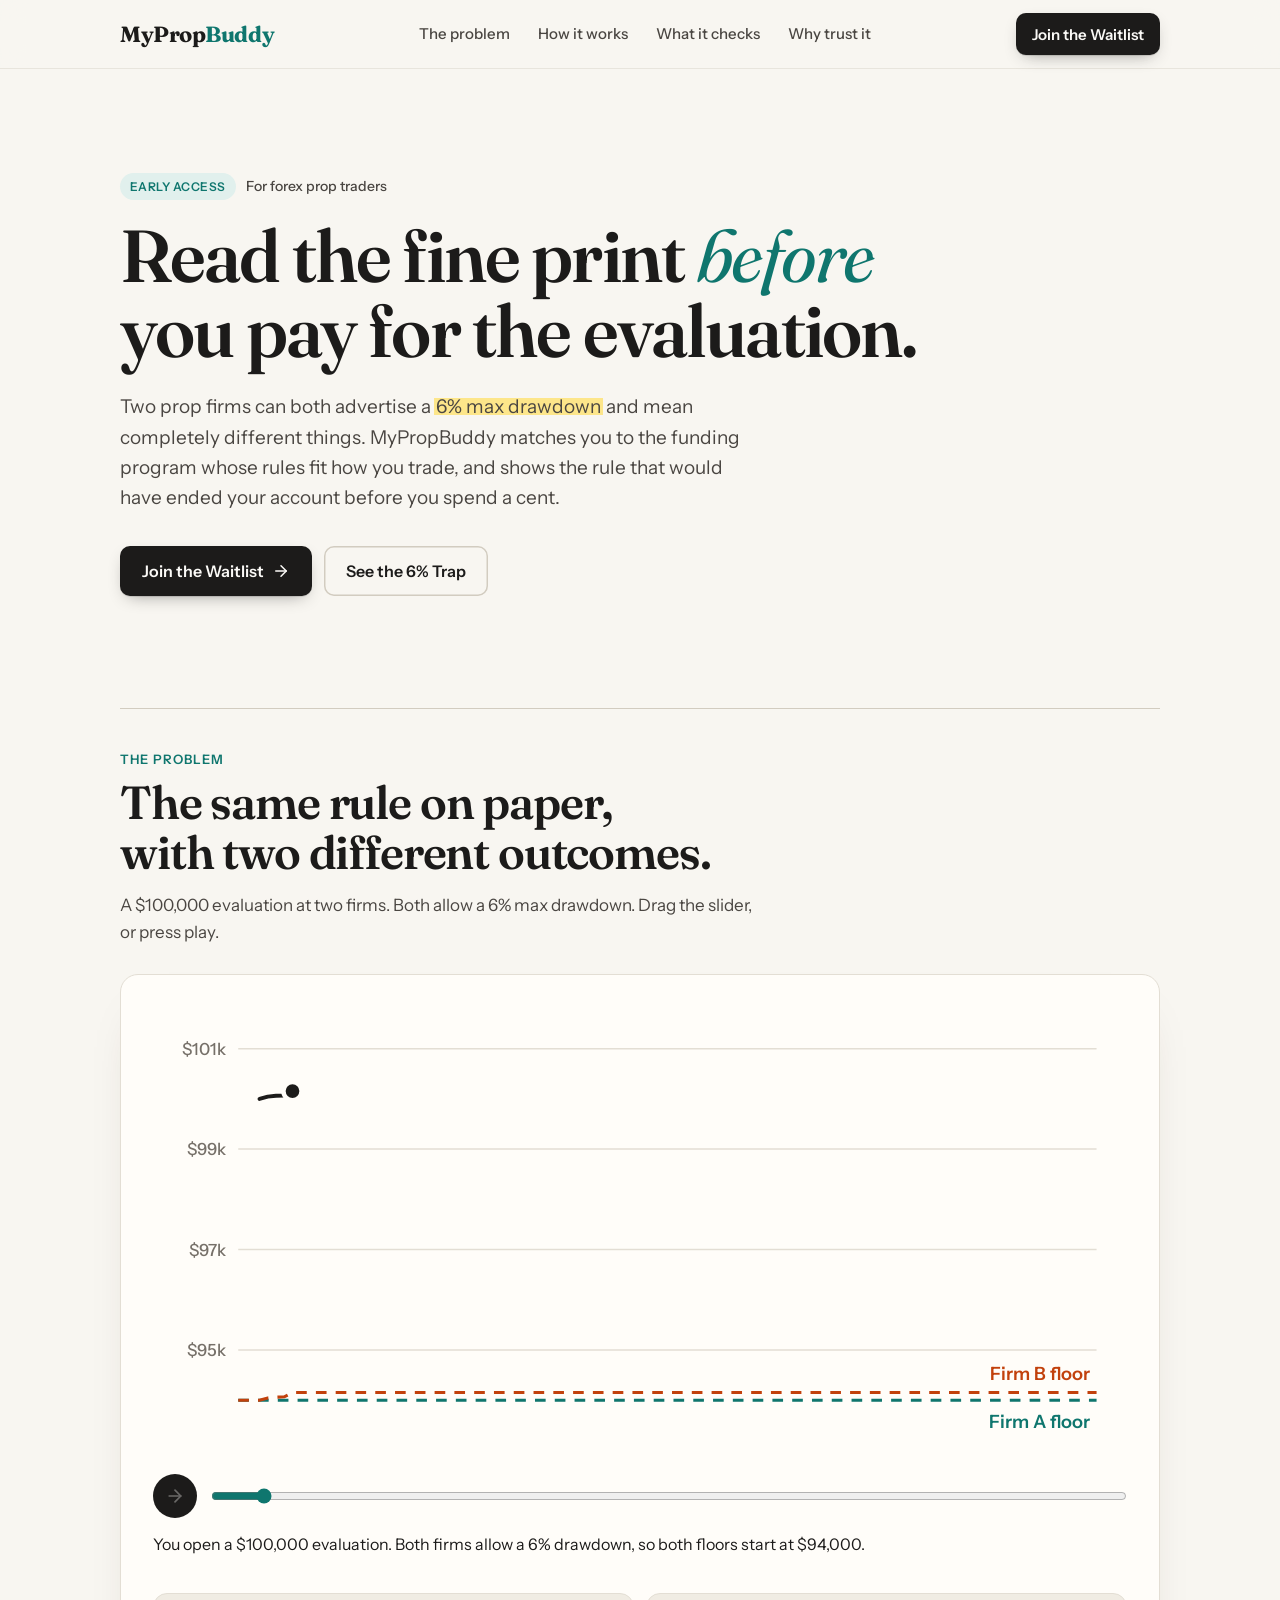
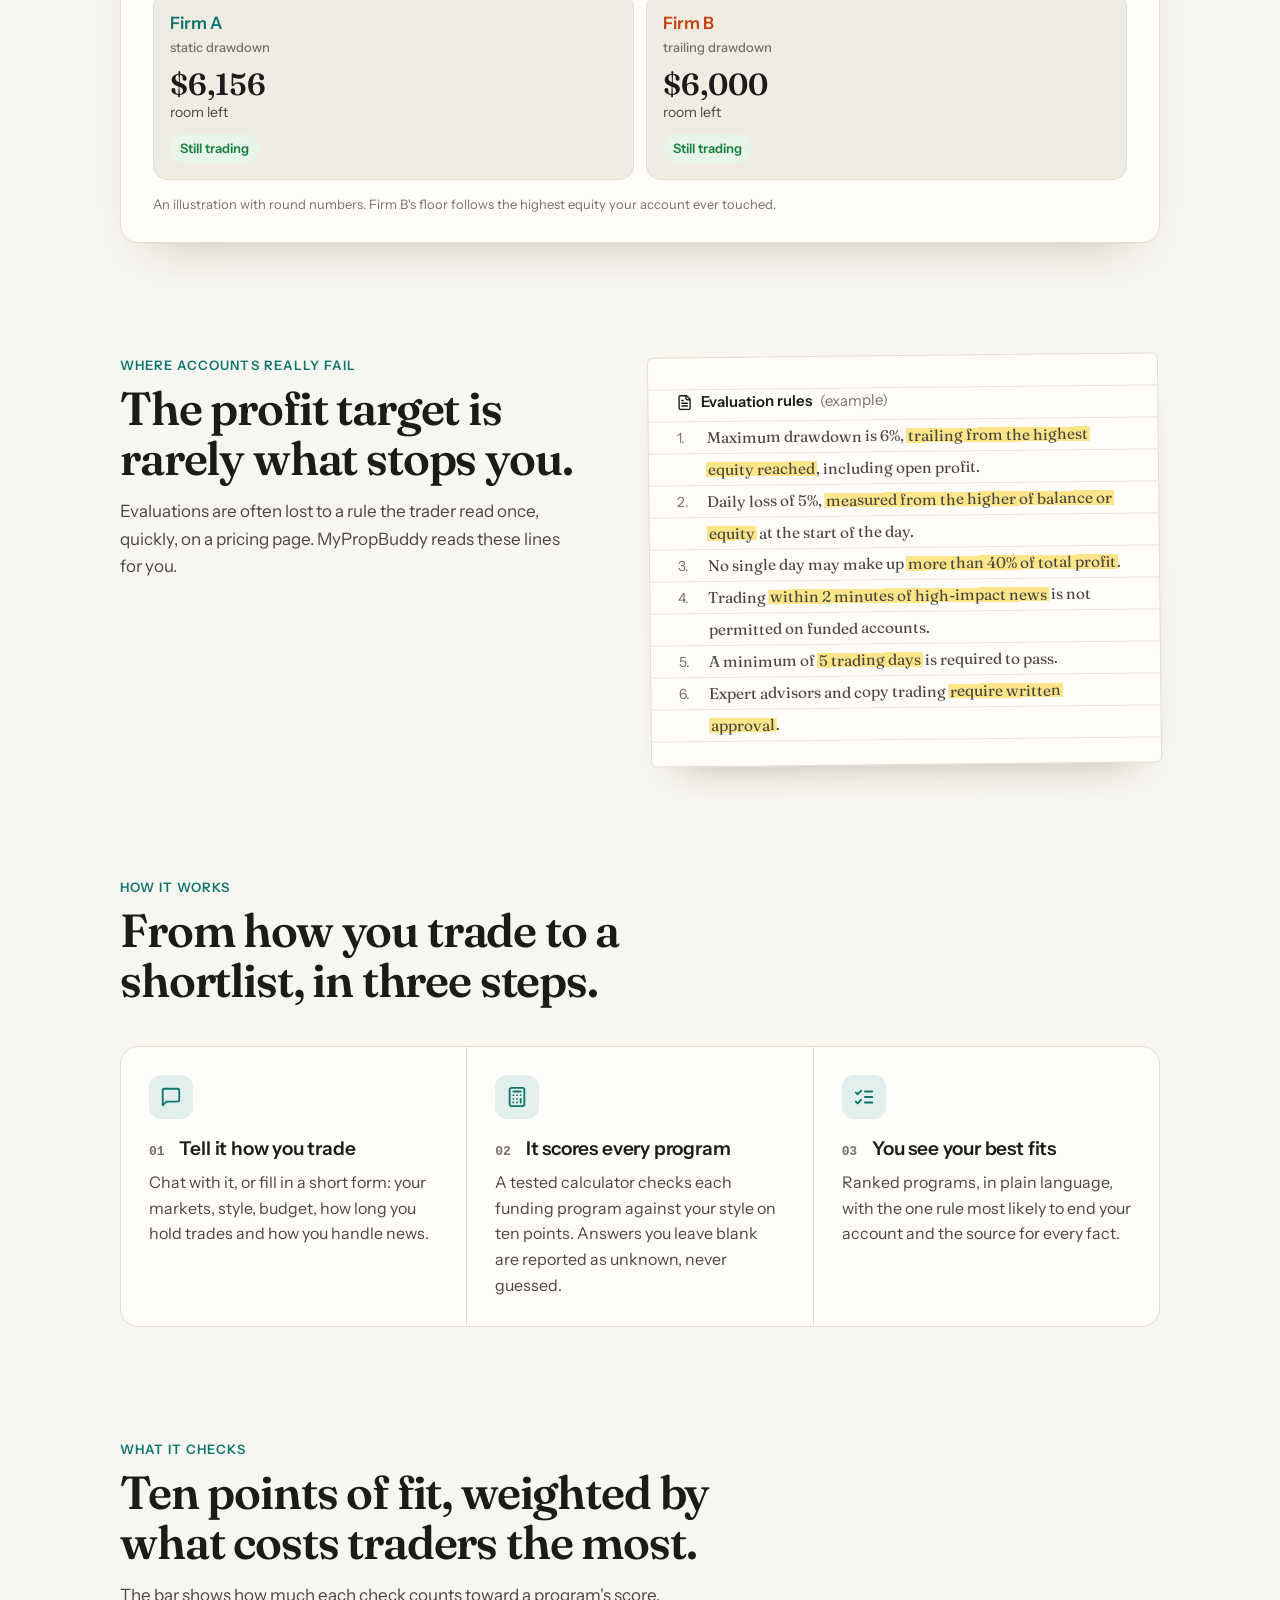
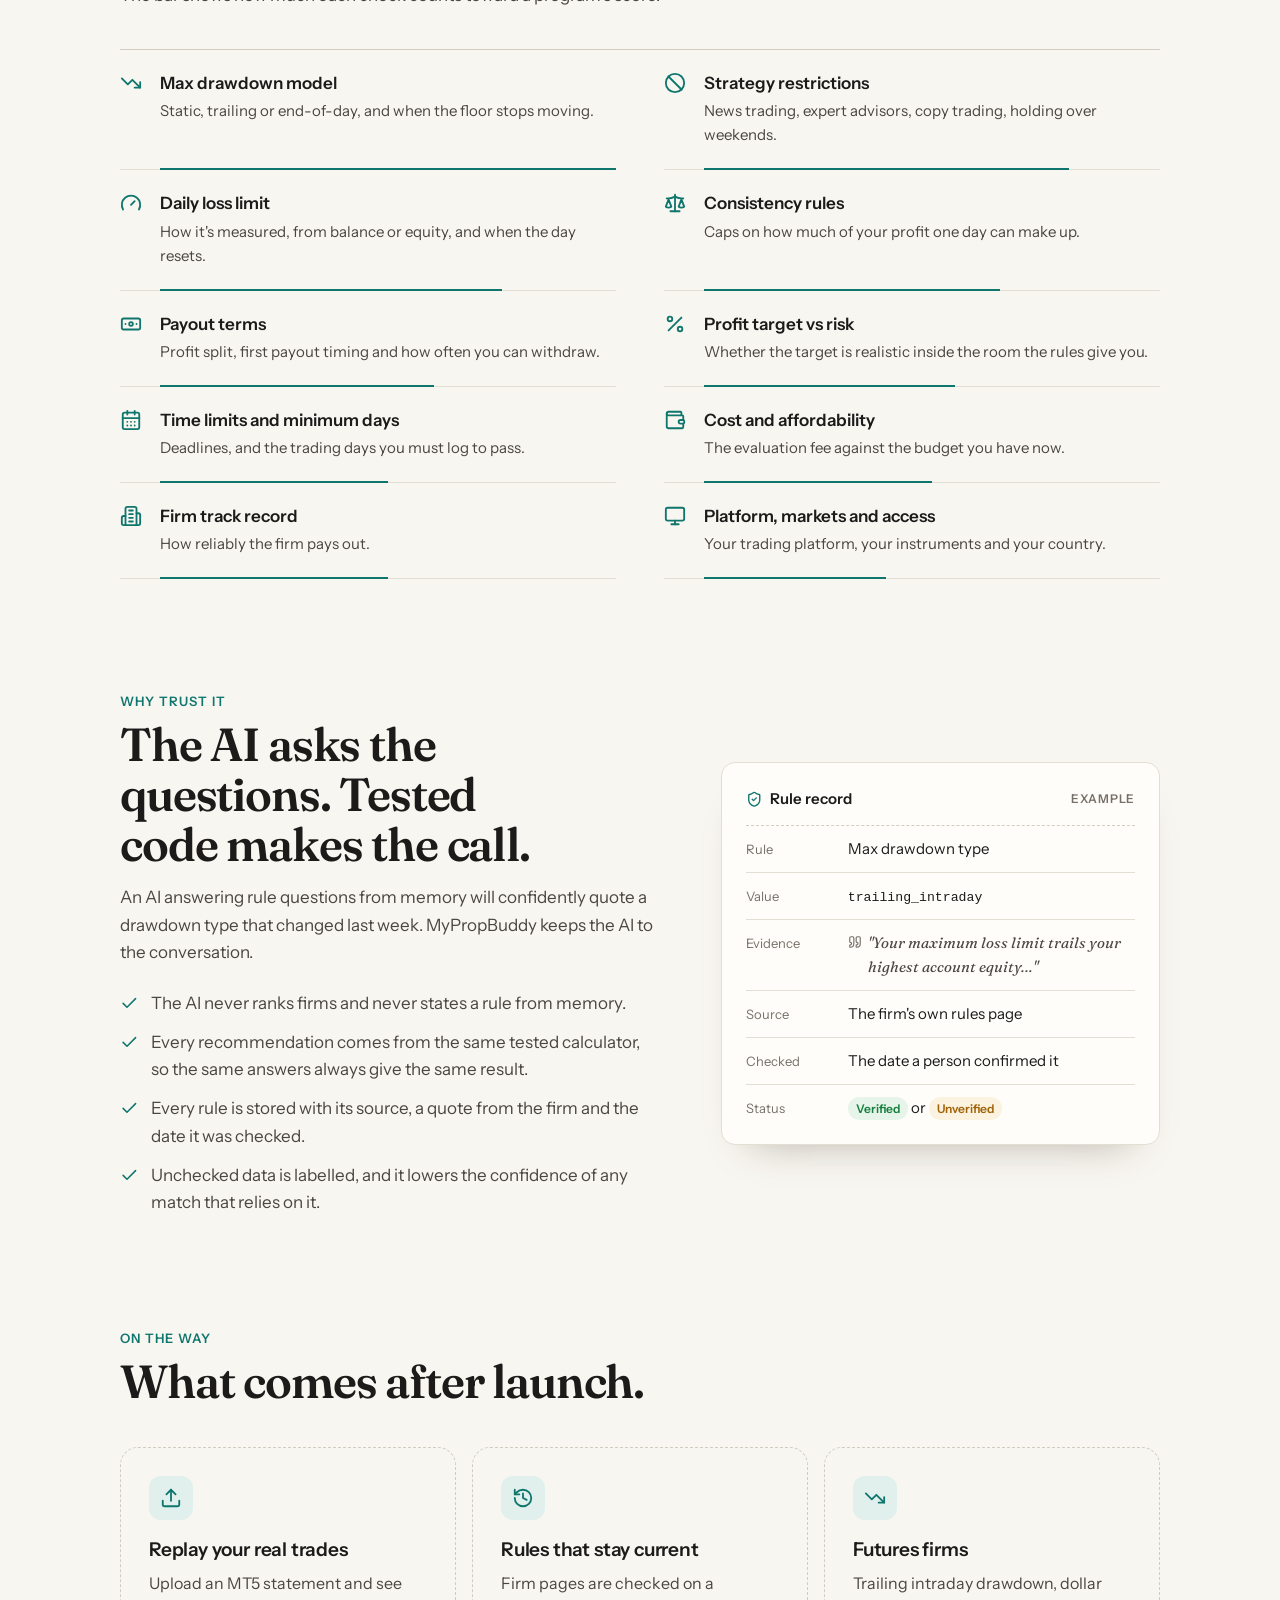
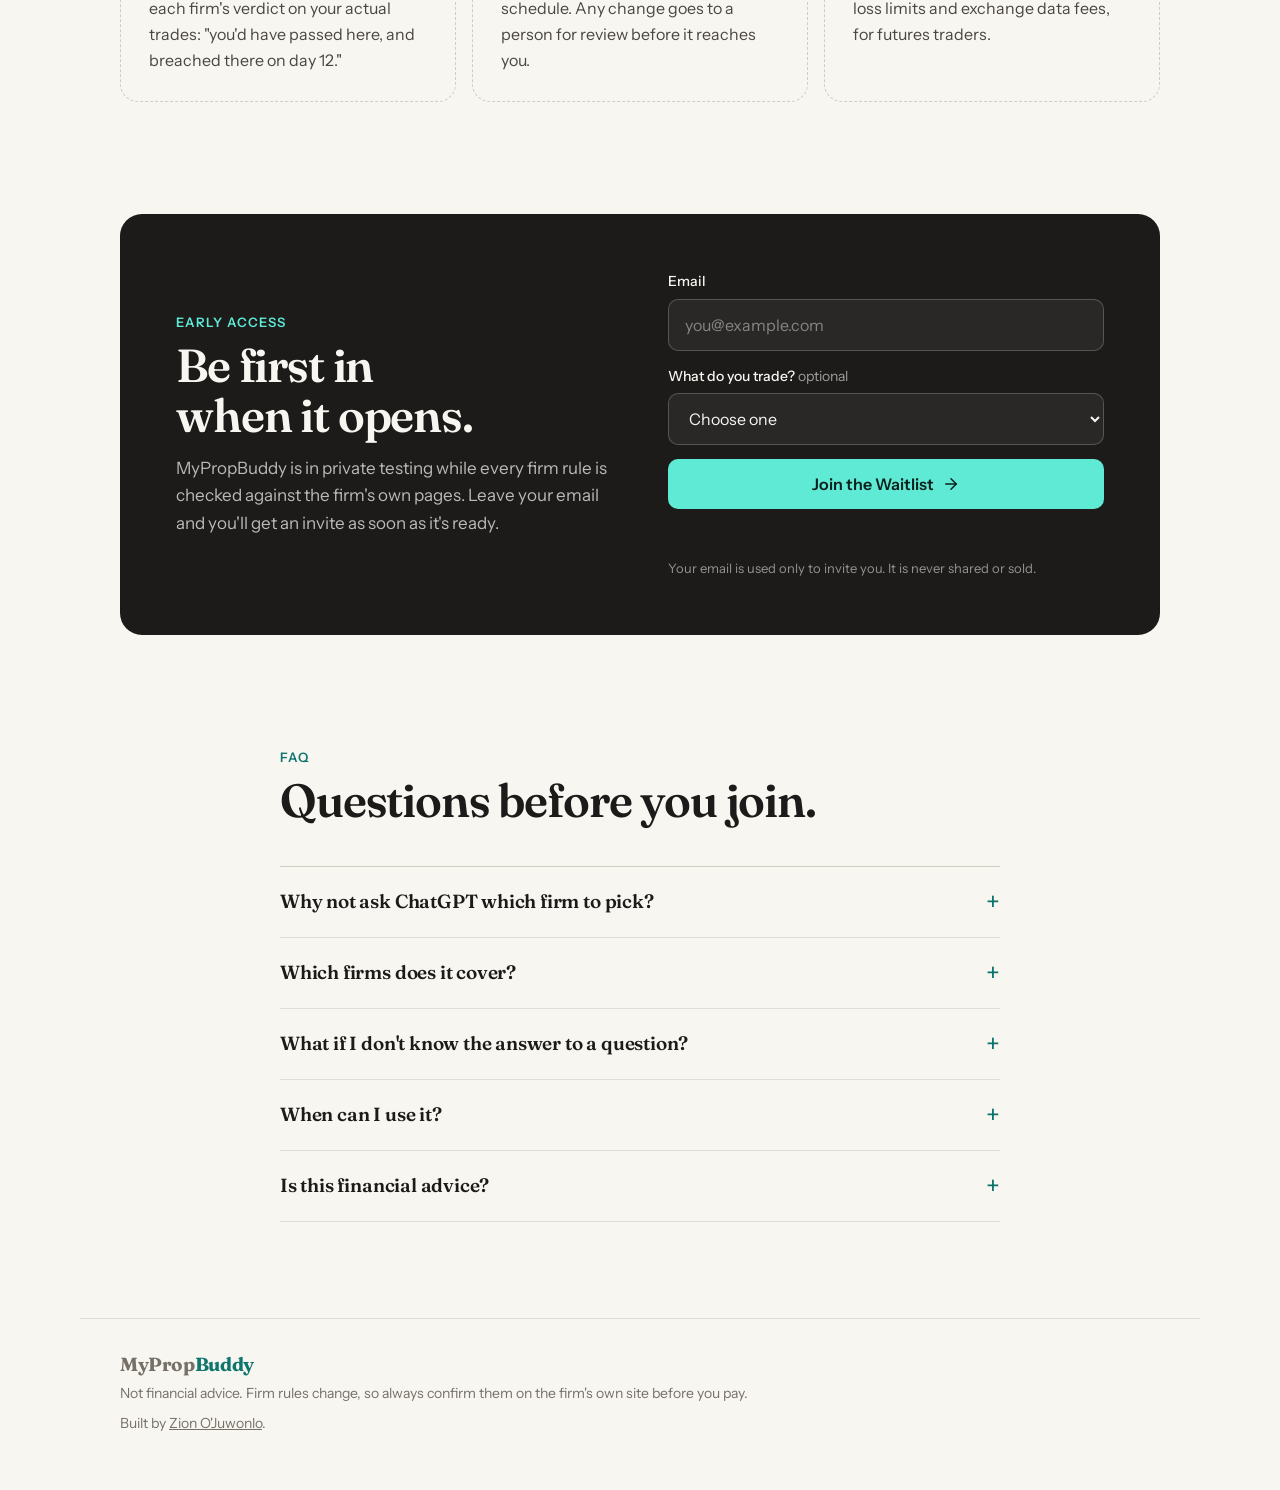
<file: public/index.html>
<!DOCTYPE html>
<html lang="en">
<head>
  <meta charset="utf-8" />
  <meta name="viewport" content="width=device-width, initial-scale=1" />
  <title>MyPropBuddy | Find the prop firm whose rules fit how you trade</title>
  <meta name="description" content="Two prop firms can both say 6% max drawdown and mean different things. MyPropBuddy reads the fine print for you and shows which rule would end your account before you pay for an evaluation." />
  <meta name="theme-color" content="#f8f6f1" media="(prefers-color-scheme: light)" />
  <meta name="theme-color" content="#151413" media="(prefers-color-scheme: dark)" />
  <meta property="og:type" content="website" />
  <meta property="og:title" content="MyPropBuddy | Read the fine print before you pay" />
  <meta property="og:description" content="See which prop firm rule would end your account, before you buy the evaluation." />
  <link rel="canonical" href="https://mypropbuddy.zion-ojuwonlo.workers.dev/" />
  <meta property="og:url" content="https://mypropbuddy.zion-ojuwonlo.workers.dev/" />
  <meta property="og:image" content="https://mypropbuddy.zion-ojuwonlo.workers.dev/assets/og.png" />
  <meta property="og:image:width" content="1200" />
  <meta property="og:image:height" content="630" />
  <meta name="twitter:image" content="https://mypropbuddy.zion-ojuwonlo.workers.dev/assets/og.png" />
  <meta name="twitter:card" content="summary_large_image" />
  <link rel="icon" href="assets/favicon.svg" type="image/svg+xml" />
  <link rel="preconnect" href="https://fonts.googleapis.com" />
  <link rel="preconnect" href="https://fonts.gstatic.com" crossorigin />
  <link href="https://fonts.googleapis.com/css2?family=Fraunces:opsz,wght@9..144,400;9..144,600;9..144,700&family=Instrument+Sans:wght@400;500;600&display=swap" rel="stylesheet" />
  <link rel="stylesheet" href="assets/site.css" />
  <script src="assets/boot.js"></script>
</head>
<body>
  <a class="skip" href="#main">Skip to content</a>

  <header class="top">
    <nav class="wrap nav" aria-label="Main">
      <a class="logo" href="#top">MyProp<span>Buddy</span></a>
      <div class="nav-links">
        <a href="#problem">The problem</a>
        <a href="#how">How it works</a>
        <a href="#checks">What it checks</a>
        <a href="#honest">Why trust it</a>
      </div>
      <a class="btn btn-ink btn-sm" href="#waitlist">Join the Waitlist</a>
    </nav>
  </header>

  <main id="main">

    <!-- ============ Hero ============ -->
    <section id="top" class="wrap hero">
      <div class="hero-copy">
        <p class="tag reveal"><span class="pill">Early access</span> For forex prop traders</p>
        <h1 class="reveal">Read the fine print <em>before</em> you pay for the evaluation.</h1>
        <p class="lede reveal">Two prop firms can both advertise a <mark class="hl">6% max drawdown</mark> and mean completely different things. MyPropBuddy matches you to the funding program whose rules fit how you trade, and shows the rule that would have ended your account before you spend a cent.</p>
        <div class="cta-row reveal">
          <a class="btn btn-ink" href="#waitlist">Join the Waitlist <svg class="ic" viewBox="0 0 24 24" fill="none" stroke="currentColor" stroke-width="2" stroke-linecap="round" stroke-linejoin="round" aria-hidden="true" focusable="false"><path d="M5 12h14" /> <path d="m12 5 7 7-7 7" /></svg></a>
          <a class="btn btn-line" href="#problem">See the 6% Trap</a>
        </div>
      </div>
    </section>

    <!-- ============ The 6% trap: interactive ============ -->
    <section id="problem" class="wrap section" aria-labelledby="trap-title">
      <div class="trap reveal">
        <div class="trap-head">
          <p class="kicker">The problem</p>
          <h2 id="trap-title">The same rule on paper, with two different outcomes.</h2>
          <p class="sub">A $100,000 evaluation at two firms. Both allow a 6% max drawdown. Drag the slider, or press play.</p>
        </div>

        <figure class="chart-card">
          <svg class="chart" viewBox="0 0 640 300" role="img" aria-labelledby="chart-desc">
            <desc id="chart-desc">Account equity over five moments. A trade runs to 100,800 dollars and returns to 100,000. Firm A's floor stays at 94,000. Firm B's floor rises to 94,800 and stays there. Equity later falls to 94,500, which is above Firm A's floor and below Firm B's.</desc>
            <g class="grid">
              <line x1="56" y1="30" x2="620" y2="30"/><line x1="56" y1="96" x2="620" y2="96"/>
              <line x1="56" y1="162" x2="620" y2="162"/><line x1="56" y1="228" x2="620" y2="228"/>
              <text x="48" y="34">$101k</text><text x="48" y="100">$99k</text><text x="48" y="166">$97k</text><text x="48" y="232">$95k</text>
            </g>
            <line class="floor floor-a" x1="56" x2="620" data-floor="a" />
            <polyline class="floor floor-b" data-floor="b" />
            <polyline class="equity" data-equity />
            <circle class="now" r="6" data-now />
            <text class="flabel a" data-flabel="a">Firm A floor</text>
            <text class="flabel b" data-flabel="b">Firm B floor</text>
          </svg>

          <div class="controls">
            <button type="button" class="play" data-play aria-label="Play the example"><svg class="ic" viewBox="0 0 24 24" fill="none" stroke="currentColor" stroke-width="2" stroke-linecap="round" stroke-linejoin="round" aria-hidden="true" focusable="false"><path d="M5 12h14" /> <path d="m12 5 7 7-7 7" /></svg></button>
            <input type="range" min="0" max="4" step="0.01" value="0" data-scrub aria-label="Move through the example" />
          </div>

          <p class="caption" data-caption aria-live="polite">You open a $100,000 evaluation. Both firms allow a 6% drawdown, so both floors start at $94,000.</p>

          <div class="firms">
            <div class="firm" data-firm="a">
              <p class="firm-name">Firm A <span>static drawdown</span></p>
              <p class="firm-room"><b data-room="a">$6,000</b> room left</p>
              <p class="firm-state ok" data-state="a">Still trading</p>
            </div>
            <div class="firm" data-firm="b">
              <p class="firm-name">Firm B <span>trailing drawdown</span></p>
              <p class="firm-room"><b data-room="b">$6,000</b> room left</p>
              <p class="firm-state ok" data-state="b">Still trading</p>
            </div>
          </div>
          <figcaption class="fine">An illustration with round numbers. Firm B's floor follows the highest equity your account ever touched.</figcaption>
        </figure>
      </div>
    </section>

    <!-- ============ Where accounts fail ============ -->
    <section class="wrap section" aria-labelledby="fail-title">
      <div class="split">
        <div class="head reveal">
          <p class="kicker">Where accounts really fail</p>
          <h2 id="fail-title">The profit target is rarely what stops you.</h2>
          <p class="sub">Evaluations are often lost to a rule the trader read once, quickly, on a pricing page. MyPropBuddy reads these lines for you.</p>
        </div>
        <article class="doc reveal" aria-label="Example prop firm rules, with the risky parts highlighted">
          <p class="doc-title"><svg class="ic" viewBox="0 0 24 24" fill="none" stroke="currentColor" stroke-width="2" stroke-linecap="round" stroke-linejoin="round" aria-hidden="true" focusable="false"><path d="M15 2H6a2 2 0 0 0-2 2v16a2 2 0 0 0 2 2h12a2 2 0 0 0 2-2V7Z" /> <path d="M14 2v4a2 2 0 0 0 2 2h4" /> <path d="M10 9H8" /> <path d="M16 13H8" /> <path d="M16 17H8" /></svg> Evaluation rules <span>(example)</span></p>
          <ol>
            <li>Maximum drawdown is 6%, <mark class="hl">trailing from the highest equity reached</mark>, including open profit.</li>
            <li>Daily loss of 5%, <mark class="hl">measured from the higher of balance or equity</mark> at the start of the day.</li>
            <li>No single day may make up <mark class="hl">more than 40% of total profit</mark>.</li>
            <li>Trading <mark class="hl">within 2 minutes of high-impact news</mark> is not permitted on funded accounts.</li>
            <li>A minimum of <mark class="hl">5 trading days</mark> is required to pass.</li>
            <li>Expert advisors and copy trading <mark class="hl">require written approval</mark>.</li>
          </ol>
        </article>
      </div>
    </section>

    <!-- ============ How it works ============ -->
    <section id="how" class="wrap section" aria-labelledby="how-title">
      <div class="head reveal">
        <p class="kicker">How it works</p>
        <h2 id="how-title">From how you trade to a shortlist, in three steps.</h2>
      </div>
      <ol class="steps">
        <li class="step reveal">
          <span class="step-ic"><svg class="ic" viewBox="0 0 24 24" fill="none" stroke="currentColor" stroke-width="2" stroke-linecap="round" stroke-linejoin="round" aria-hidden="true" focusable="false"><path d="M21 15a2 2 0 0 1-2 2H7l-4 4V5a2 2 0 0 1 2-2h14a2 2 0 0 1 2 2z" /></svg></span>
          <h3>Tell it how you trade</h3>
          <p>Chat with it, or fill in a short form: your markets, style, budget, how long you hold trades and how you handle news.</p>
        </li>
        <li class="step reveal">
          <span class="step-ic"><svg class="ic" viewBox="0 0 24 24" fill="none" stroke="currentColor" stroke-width="2" stroke-linecap="round" stroke-linejoin="round" aria-hidden="true" focusable="false"><rect width="16" height="20" x="4" y="2" rx="2" /> <line x1="8" x2="16" y1="6" y2="6" /> <line x1="16" x2="16" y1="14" y2="18" /> <path d="M16 10h.01" /> <path d="M12 10h.01" /> <path d="M8 10h.01" /> <path d="M12 14h.01" /> <path d="M8 14h.01" /> <path d="M12 18h.01" /> <path d="M8 18h.01" /></svg></span>
          <h3>It scores every program</h3>
          <p>A tested calculator checks each funding program against your style on ten points. Answers you leave blank are reported as unknown, never guessed.</p>
        </li>
        <li class="step reveal">
          <span class="step-ic"><svg class="ic" viewBox="0 0 24 24" fill="none" stroke="currentColor" stroke-width="2" stroke-linecap="round" stroke-linejoin="round" aria-hidden="true" focusable="false"><path d="m3 17 2 2 4-4" /> <path d="m3 7 2 2 4-4" /> <path d="M13 6h8" /> <path d="M13 12h8" /> <path d="M13 18h8" /></svg></span>
          <h3>You see your best fits</h3>
          <p>Ranked programs, in plain language, with the one rule most likely to end your account and the source for every fact.</p>
        </li>
      </ol>
    </section>

    <!-- ============ Ten checks ============ -->
    <section id="checks" class="wrap section" aria-labelledby="checks-title">
      <div class="head reveal">
        <p class="kicker">What it checks</p>
        <h2 id="checks-title">Ten points of fit, weighted by what costs traders the most.</h2>
        <p class="sub">The bar shows how much each check counts toward a program's score.</p>
      </div>
      <ul class="checks">
        <li class="reveal" data-w="2.0"><svg class="ic" viewBox="0 0 24 24" fill="none" stroke="currentColor" stroke-width="2" stroke-linecap="round" stroke-linejoin="round" aria-hidden="true" focusable="false"><polyline points="22 17 13.5 8.5 8.5 13.5 2 7" /> <polyline points="16 17 22 17 22 11" /></svg><div><b>Max drawdown model</b><span>Static, trailing or end-of-day, and when the floor stops moving.</span></div><i class="bar"></i></li>
        <li class="reveal" data-w="1.6"><svg class="ic" viewBox="0 0 24 24" fill="none" stroke="currentColor" stroke-width="2" stroke-linecap="round" stroke-linejoin="round" aria-hidden="true" focusable="false"><circle cx="12" cy="12" r="10" /> <path d="m4.9 4.9 14.2 14.2" /></svg><div><b>Strategy restrictions</b><span>News trading, expert advisors, copy trading, holding over weekends.</span></div><i class="bar"></i></li>
        <li class="reveal" data-w="1.5"><svg class="ic" viewBox="0 0 24 24" fill="none" stroke="currentColor" stroke-width="2" stroke-linecap="round" stroke-linejoin="round" aria-hidden="true" focusable="false"><path d="m12 14 4-4" /> <path d="M3.34 19a10 10 0 1 1 17.32 0" /></svg><div><b>Daily loss limit</b><span>How it's measured, from balance or equity, and when the day resets.</span></div><i class="bar"></i></li>
        <li class="reveal" data-w="1.3"><svg class="ic" viewBox="0 0 24 24" fill="none" stroke="currentColor" stroke-width="2" stroke-linecap="round" stroke-linejoin="round" aria-hidden="true" focusable="false"><path d="m16 16 3-8 3 8c-.87.65-1.92 1-3 1s-2.13-.35-3-1Z" /> <path d="m2 16 3-8 3 8c-.87.65-1.92 1-3 1s-2.13-.35-3-1Z" /> <path d="M7 21h10" /> <path d="M12 3v18" /> <path d="M3 7h2c2 0 5-1 7-2 2 1 5 2 7 2h2" /></svg><div><b>Consistency rules</b><span>Caps on how much of your profit one day can make up.</span></div><i class="bar"></i></li>
        <li class="reveal" data-w="1.2"><svg class="ic" viewBox="0 0 24 24" fill="none" stroke="currentColor" stroke-width="2" stroke-linecap="round" stroke-linejoin="round" aria-hidden="true" focusable="false"><rect width="20" height="12" x="2" y="6" rx="2" /> <circle cx="12" cy="12" r="2" /> <path d="M6 12h.01M18 12h.01" /></svg><div><b>Payout terms</b><span>Profit split, first payout timing and how often you can withdraw.</span></div><i class="bar"></i></li>
        <li class="reveal" data-w="1.1"><svg class="ic" viewBox="0 0 24 24" fill="none" stroke="currentColor" stroke-width="2" stroke-linecap="round" stroke-linejoin="round" aria-hidden="true" focusable="false"><line x1="19" x2="5" y1="5" y2="19" /> <circle cx="6.5" cy="6.5" r="2.5" /> <circle cx="17.5" cy="17.5" r="2.5" /></svg><div><b>Profit target vs risk</b><span>Whether the target is realistic inside the room the rules give you.</span></div><i class="bar"></i></li>
        <li class="reveal" data-w="1.0"><svg class="ic" viewBox="0 0 24 24" fill="none" stroke="currentColor" stroke-width="2" stroke-linecap="round" stroke-linejoin="round" aria-hidden="true" focusable="false"><path d="M8 2v4" /> <path d="M16 2v4" /> <rect width="18" height="18" x="3" y="4" rx="2" /> <path d="M3 10h18" /> <path d="M8 14h.01" /> <path d="M12 14h.01" /> <path d="M16 14h.01" /> <path d="M8 18h.01" /> <path d="M12 18h.01" /> <path d="M16 18h.01" /></svg><div><b>Time limits and minimum days</b><span>Deadlines, and the trading days you must log to pass.</span></div><i class="bar"></i></li>
        <li class="reveal" data-w="1.0"><svg class="ic" viewBox="0 0 24 24" fill="none" stroke="currentColor" stroke-width="2" stroke-linecap="round" stroke-linejoin="round" aria-hidden="true" focusable="false"><path d="M19 7V4a1 1 0 0 0-1-1H5a2 2 0 0 0 0 4h15a1 1 0 0 1 1 1v4h-3a2 2 0 0 0 0 4h3a1 1 0 0 0 1-1v-2a1 1 0 0 0-1-1" /> <path d="M3 5v14a2 2 0 0 0 2 2h15a1 1 0 0 0 1-1v-4" /></svg><div><b>Cost and affordability</b><span>The evaluation fee against the budget you have now.</span></div><i class="bar"></i></li>
        <li class="reveal" data-w="1.0"><svg class="ic" viewBox="0 0 24 24" fill="none" stroke="currentColor" stroke-width="2" stroke-linecap="round" stroke-linejoin="round" aria-hidden="true" focusable="false"><path d="M6 22V4a2 2 0 0 1 2-2h8a2 2 0 0 1 2 2v18Z" /> <path d="M6 12H4a2 2 0 0 0-2 2v6a2 2 0 0 0 2 2h2" /> <path d="M18 9h2a2 2 0 0 1 2 2v9a2 2 0 0 1-2 2h-2" /> <path d="M10 6h4" /> <path d="M10 10h4" /> <path d="M10 14h4" /> <path d="M10 18h4" /></svg><div><b>Firm track record</b><span>How reliably the firm pays out.</span></div><i class="bar"></i></li>
        <li class="reveal" data-w="0.8"><svg class="ic" viewBox="0 0 24 24" fill="none" stroke="currentColor" stroke-width="2" stroke-linecap="round" stroke-linejoin="round" aria-hidden="true" focusable="false"><rect width="20" height="14" x="2" y="3" rx="2" /> <line x1="8" x2="16" y1="21" y2="21" /> <line x1="12" x2="12" y1="17" y2="21" /></svg><div><b>Platform, markets and access</b><span>Your trading platform, your instruments and your country.</span></div><i class="bar"></i></li>
      </ul>
    </section>

    <!-- ============ Why trust it ============ -->
    <section id="honest" class="wrap section" aria-labelledby="honest-title">
      <div class="honest">
        <div class="head reveal">
          <p class="kicker">Why trust it</p>
          <h2 id="honest-title">The AI asks the questions. Tested code makes the call.</h2>
          <p class="sub">An AI answering rule questions from memory will confidently quote a drawdown type that changed last week. MyPropBuddy keeps the AI to the conversation.</p>
          <ul class="ticks">
            <li><svg class="ic" viewBox="0 0 24 24" fill="none" stroke="currentColor" stroke-width="2" stroke-linecap="round" stroke-linejoin="round" aria-hidden="true" focusable="false"><path d="M20 6 9 17l-5-5" /></svg> The AI never ranks firms and never states a rule from memory.</li>
            <li><svg class="ic" viewBox="0 0 24 24" fill="none" stroke="currentColor" stroke-width="2" stroke-linecap="round" stroke-linejoin="round" aria-hidden="true" focusable="false"><path d="M20 6 9 17l-5-5" /></svg> Every recommendation comes from the same tested calculator, so the same answers always give the same result.</li>
            <li><svg class="ic" viewBox="0 0 24 24" fill="none" stroke="currentColor" stroke-width="2" stroke-linecap="round" stroke-linejoin="round" aria-hidden="true" focusable="false"><path d="M20 6 9 17l-5-5" /></svg> Every rule is stored with its source, a quote from the firm and the date it was checked.</li>
            <li><svg class="ic" viewBox="0 0 24 24" fill="none" stroke="currentColor" stroke-width="2" stroke-linecap="round" stroke-linejoin="round" aria-hidden="true" focusable="false"><path d="M20 6 9 17l-5-5" /></svg> Unchecked data is labelled, and it lowers the confidence of any match that relies on it.</li>
          </ul>
        </div>
        <figure class="receipt reveal" aria-label="How a single rule is stored, as an example">
          <p class="receipt-top"><svg class="ic" viewBox="0 0 24 24" fill="none" stroke="currentColor" stroke-width="2" stroke-linecap="round" stroke-linejoin="round" aria-hidden="true" focusable="false"><path d="M20 13c0 5-3.5 7.5-7.66 8.95a1 1 0 0 1-.67-.01C7.5 20.5 4 18 4 13V6a1 1 0 0 1 1-1c2 0 4.5-1.2 6.24-2.72a1.17 1.17 0 0 1 1.52 0C14.51 3.81 17 5 19 5a1 1 0 0 1 1 1z" /> <path d="m9 12 2 2 4-4" /></svg> Rule record <span>example</span></p>
          <dl>
            <div><dt>Rule</dt><dd>Max drawdown type</dd></div>
            <div><dt>Value</dt><dd><code>trailing_intraday</code></dd></div>
            <div><dt>Evidence</dt><dd class="quote"><svg class="ic" viewBox="0 0 24 24" fill="none" stroke="currentColor" stroke-width="2" stroke-linecap="round" stroke-linejoin="round" aria-hidden="true" focusable="false"><path d="M16 3a2 2 0 0 0-2 2v6a2 2 0 0 0 2 2 1 1 0 0 1 1 1v1a2 2 0 0 1-2 2 1 1 0 0 0-1 1v2a1 1 0 0 0 1 1 6 6 0 0 0 6-6V5a2 2 0 0 0-2-2z" /> <path d="M5 3a2 2 0 0 0-2 2v6a2 2 0 0 0 2 2 1 1 0 0 1 1 1v1a2 2 0 0 1-2 2 1 1 0 0 0-1 1v2a1 1 0 0 0 1 1 6 6 0 0 0 6-6V5a2 2 0 0 0-2-2z" /></svg> "Your maximum loss limit trails your highest account equity…"</dd></div>
            <div><dt>Source</dt><dd>The firm's own rules page</dd></div>
            <div><dt>Checked</dt><dd>The date a person confirmed it</dd></div>
            <div><dt>Status</dt><dd><span class="badge ok">Verified</span> or <span class="badge warn">Unverified</span></dd></div>
          </dl>
        </figure>
      </div>
    </section>

    <!-- ============ Coming next ============ -->
    <section class="wrap section" aria-labelledby="next-title">
      <div class="head reveal">
        <p class="kicker">On the way</p>
        <h2 id="next-title">What comes after launch.</h2>
      </div>
      <div class="next">
        <article class="next-item reveal">
          <span class="step-ic"><svg class="ic" viewBox="0 0 24 24" fill="none" stroke="currentColor" stroke-width="2" stroke-linecap="round" stroke-linejoin="round" aria-hidden="true" focusable="false"><path d="M21 15v4a2 2 0 0 1-2 2H5a2 2 0 0 1-2-2v-4" /> <polyline points="17 8 12 3 7 8" /> <line x1="12" x2="12" y1="3" y2="15" /></svg></span>
          <h3>Replay your real trades</h3>
          <p>Upload an MT5 statement and see each firm's verdict on your actual trades: "you'd have passed here, and breached there on day 12."</p>
        </article>
        <article class="next-item reveal">
          <span class="step-ic"><svg class="ic" viewBox="0 0 24 24" fill="none" stroke="currentColor" stroke-width="2" stroke-linecap="round" stroke-linejoin="round" aria-hidden="true" focusable="false"><path d="M3 12a9 9 0 1 0 9-9 9.75 9.75 0 0 0-6.74 2.74L3 8" /> <path d="M3 3v5h5" /> <path d="M12 7v5l4 2" /></svg></span>
          <h3>Rules that stay current</h3>
          <p>Firm pages are checked on a schedule. Any change goes to a person for review before it reaches you.</p>
        </article>
        <article class="next-item reveal">
          <span class="step-ic"><svg class="ic" viewBox="0 0 24 24" fill="none" stroke="currentColor" stroke-width="2" stroke-linecap="round" stroke-linejoin="round" aria-hidden="true" focusable="false"><polyline points="22 17 13.5 8.5 8.5 13.5 2 7" /> <polyline points="16 17 22 17 22 11" /></svg></span>
          <h3>Futures firms</h3>
          <p>Trailing intraday drawdown, dollar loss limits and exchange data fees, for futures traders.</p>
        </article>
      </div>
    </section>

    <!-- ============ Waitlist ============ -->
    <section id="waitlist" class="wrap section" aria-labelledby="waitlist-title">
      <div class="wait reveal">
        <div>
          <p class="kicker">Early access</p>
          <h2 id="waitlist-title">Be first in when it opens.</h2>
          <p class="sub">MyPropBuddy is in private testing while every firm rule is checked against the firm's own pages. Leave your email and you'll get an invite as soon as it's ready.</p>
        </div>
        <form class="wait-form" method="post" action="/api/waitlist" data-wait novalidate>
          <label class="field">
            <span>Email</span>
            <input type="email" name="email" autocomplete="email" required maxlength="254" placeholder="you@example.com" />
          </label>
          <label class="field">
            <span>What do you trade? <em>optional</em></span>
            <select name="trades">
              <option value="">Choose one</option>
              <option value="forex">Forex</option>
              <option value="indices">Indices</option>
              <option value="metals">Gold and metals</option>
              <option value="crypto">Crypto</option>
              <option value="futures">Futures</option>
            </select>
          </label>
          <label class="hp" aria-hidden="true">Leave this empty <input type="text" name="website" tabindex="-1" autocomplete="off" /></label>
          <button class="btn btn-ink" type="submit">Join the Waitlist <svg class="ic" viewBox="0 0 24 24" fill="none" stroke="currentColor" stroke-width="2" stroke-linecap="round" stroke-linejoin="round" aria-hidden="true" focusable="false"><path d="M5 12h14" /> <path d="m12 5 7 7-7 7" /></svg></button>
          <p class="form-msg" data-msg role="status" aria-live="polite"></p>
          <p class="fine">Your email is used only to invite you. It is never shared or sold.</p>
        </form>
      </div>
    </section>

    <!-- ============ FAQ ============ -->
    <section class="wrap section narrow" aria-labelledby="faq-title">
      <div class="head reveal">
        <p class="kicker">FAQ</p>
        <h2 id="faq-title">Questions before you join.</h2>
      </div>
      <div class="faq">
        <details class="reveal"><summary>Why not ask ChatGPT which firm to pick?</summary>
          <p>A general AI answers from memory, and prop firms change their rules often. MyPropBuddy only states rules from its own catalogue, each with a source and a date.</p></details>
        <details class="reveal"><summary>Which firms does it cover?</summary>
          <p>Forex prop firms first. Futures firms come next, since the rule model already handles their trailing drawdowns and dollar loss limits.</p></details>
        <details class="reveal"><summary>What if I don't know the answer to a question?</summary>
          <p>Leave it blank. MyPropBuddy tells you what it couldn't judge without that answer, and never fills the gap with a guess.</p></details>
        <details class="reveal"><summary>When can I use it?</summary>
          <p>When the firm rules are checked. People on the waitlist get the first invites.</p></details>
        <details class="reveal"><summary>Is this financial advice?</summary>
          <p>No. MyPropBuddy compares published rules against how you say you trade. The decision is yours.</p></details>
      </div>
    </section>
  </main>

  <footer class="wrap foot">
    <a class="logo small" href="#top">MyProp<span>Buddy</span></a>
    <p>Not financial advice. Firm rules change, so always confirm them on the firm's own site before you pay.</p>
    <p>Built by <a href="https://portfolio.zion-ojuwonlo.workers.dev/" target="_blank" rel="noopener">Zion O'Juwonlo</a>.</p>
  </footer>

  <script src="assets/site.js" defer></script>
</body>
</html>
</file>
<file: public/assets/site.css>
/* MyPropBuddy — landing page. Direction: "the fine print, magnified".
   Palette from the app (MyPropBuddy/app/web/static/app.css): warm paper, ink, teal accent. */

:root {
  --paper: #f8f6f1;
  --paper-2: #f0ece3;
  --panel: #fffdf9;
  --ink: #1c1b1a;
  --ink-2: #4a4642;
  --muted: #767069;
  --line: #e3ded4;
  --line-2: #d2ccc0;
  --accent: #0f766e;
  --accent-soft: #e1f0ed;
  --mark: #fde68a;
  --hot: #c2410c;
  --hot-bg: #fdeee6;
  --ok: #15803d;
  --ok-bg: #e7f4ea;
  --warn: #a16207;
  --warn-bg: #fbf3df;
  --btn-ink: #1c1b1a;
  --btn-ink-text: #fbfaf7;
  --serif: "Fraunces", Georgia, "Times New Roman", serif;
  --sans: "Instrument Sans", system-ui, -apple-system, "Segoe UI", sans-serif;
  --mono: ui-monospace, "SFMono-Regular", Menlo, Consolas, monospace;
  --ease: cubic-bezier(.2, .8, .2, 1);
  --max: 70rem;
  color-scheme: light;
}
@media (prefers-color-scheme: dark) {
  :root {
    --paper: #151413;
    --paper-2: #1c1a18;
    --panel: #201e1b;
    --ink: #eceae7;
    --ink-2: #c4beb7;
    --muted: #948d86;
    --line: #34312e;
    --line-2: #46423d;
    --accent: #5eead4;
    --accent-soft: #16302d;
    --mark: rgb(234 179 8 / .38);
    --hot: #fb923c;
    --hot-bg: #3a2216;
    --ok: #4ade80;
    --ok-bg: #14301d;
    --warn: #eab308;
    --warn-bg: #352c12;
    --btn-ink: #eceae7;
    --btn-ink-text: #151413;
    color-scheme: dark;
  }
}

/* ---------- Base ---------- */
*, *::before, *::after { box-sizing: border-box; }
* { margin: 0; }
html { scroll-behavior: smooth; -webkit-text-size-adjust: 100%; }
body {
  background: var(--paper); color: var(--ink);
  font: 17px/1.6 var(--sans);
  -webkit-font-smoothing: antialiased;
  overflow-x: clip;
}
img, svg { display: block; max-width: 100%; }
a { color: inherit; }
ul, ol { padding: 0; list-style: none; }
code { font-family: var(--mono); font-size: .88em; }
:focus-visible { outline: 2px solid var(--accent); outline-offset: 3px; border-radius: 6px; }
.ic { width: 1.1em; height: 1.1em; flex-shrink: 0; }
.skip { position: absolute; left: 16px; top: -60px; z-index: 50; padding: 10px 16px; background: var(--btn-ink); color: var(--btn-ink-text); border-radius: 8px; text-decoration: none; }
.skip:focus { top: 12px; }
.wrap { width: 100%; max-width: var(--max); margin-inline: auto; padding-inline: 20px; }
@media (min-width: 768px) { .wrap { padding-inline: 40px; } }

/* Highlighter: sweeps in when its block is revealed */
mark.hl {
  color: inherit; padding: 0 .12em; margin: 0 -.06em;
  background: linear-gradient(transparent 12%, var(--mark) 12%, var(--mark) 88%, transparent 88%) no-repeat 0 0 / 0% 100%;
  -webkit-box-decoration-break: clone; box-decoration-break: clone;
  transition: background-size 1s var(--ease) .35s;
}
.in mark.hl, mark.hl.in { background-size: 100% 100%; }
.no-js mark.hl { background-size: 100% 100%; }

/* ---------- Buttons ---------- */
.btn {
  display: inline-flex; align-items: center; justify-content: center; gap: 8px;
  min-height: 50px; padding: 0 22px; border-radius: 10px;
  font: 600 16px/1 var(--sans); text-decoration: none; cursor: pointer; border: 0;
  transition: transform .15s var(--ease), background-color .2s, color .2s, box-shadow .2s;
}
.btn:active { transform: translateY(1px); }
.btn-ink { background: var(--btn-ink); color: var(--btn-ink-text); box-shadow: 0 1px 0 rgb(0 0 0 / .1), 0 6px 18px -8px rgb(0 0 0 / .45); }
.btn-ink:hover { background: var(--accent); color: #fff; }
@media (prefers-color-scheme: dark) { .btn-ink:hover { color: #0b1f1d; } }
.btn-line { background: transparent; color: var(--ink); box-shadow: inset 0 0 0 1.5px var(--line-2); }
.btn-line:hover { box-shadow: inset 0 0 0 1.5px var(--ink); }
.btn-sm { min-height: 42px; padding: 0 16px; font-size: 15px; }
.btn .ic { width: 18px; height: 18px; transition: transform .2s var(--ease); }
.btn:hover .ic { transform: translateX(3px); }

/* ---------- Header ---------- */
.top {
  position: sticky; top: 0; z-index: 30;
  background: color-mix(in oklab, var(--paper) 88%, transparent);
  -webkit-backdrop-filter: blur(12px); backdrop-filter: blur(12px);
  border-bottom: 1px solid color-mix(in oklab, var(--line) 70%, transparent);
}
.nav { display: flex; align-items: center; justify-content: space-between; gap: 16px; min-height: 68px; }
.logo { font: 700 22px/1 var(--serif); letter-spacing: -.02em; text-decoration: none; }
.logo span { color: var(--accent); }
.logo.small { font-size: 19px; }
.nav-links { display: none; gap: 28px; }
.nav-links a { font-size: 15px; font-weight: 500; color: var(--ink-2); text-decoration: none; background: linear-gradient(currentColor, currentColor) no-repeat 0 100% / 0 1px; transition: background-size .3s var(--ease), color .2s; }
.nav-links a:hover { color: var(--ink); background-size: 100% 1px; }
@media (min-width: 900px) { .nav-links { display: flex; } }

/* ---------- Type ---------- */
h1, h2 { font-family: var(--serif); font-weight: 600; letter-spacing: -.025em; text-wrap: balance; }
h1 { font-size: clamp(2.5rem, 6.4vw, 4.6rem); line-height: 1.02; margin-top: 18px; }
h1 em { font-style: italic; font-weight: 400; color: var(--accent); }
h2 { font-size: clamp(1.9rem, 4vw, 2.9rem); line-height: 1.08; margin-top: 8px; }
h3 { font-size: 19px; line-height: 1.3; font-weight: 600; letter-spacing: -.01em; }
.kicker { font-size: 13px; font-weight: 600; letter-spacing: .08em; text-transform: uppercase; color: var(--accent); }
.sub { margin-top: 14px; color: var(--ink-2); max-width: 40rem; }
.fine { font-size: 13px; color: var(--muted); }
.section { padding-top: 112px; }
.narrow { max-width: 50rem; }
.head { max-width: 46rem; margin-bottom: 40px; }

/* ---------- Hero ---------- */
.hero { padding-top: 72px; }
@media (min-width: 900px) { .hero { padding-top: 104px; } }
.hero-copy { max-width: 52rem; }
.tag { display: flex; align-items: center; gap: 10px; font-size: 14px; font-weight: 500; color: var(--ink-2); }
.pill { padding: 4px 10px; border-radius: 999px; background: var(--accent-soft); color: var(--accent); font-size: 12px; font-weight: 600; letter-spacing: .04em; text-transform: uppercase; }
.lede { margin-top: 24px; max-width: 40rem; font-size: 19px; line-height: 1.6; color: var(--ink-2); }
.cta-row { margin-top: 32px; display: flex; flex-wrap: wrap; gap: 12px; }

/* ---------- The 6% trap ---------- */
.trap { border-top: 1px solid var(--line-2); padding-top: 40px; }
.trap-head { max-width: 44rem; margin-bottom: 28px; }
.chart-card {
  background: var(--panel); border: 1px solid var(--line); border-radius: 18px;
  padding: 20px; box-shadow: 0 1px 0 rgb(0 0 0 / .02), 0 24px 48px -32px rgb(60 40 20 / .35);
}
@media (min-width: 768px) { .chart-card { padding: 28px 32px; } }
.chart { width: 100%; height: auto; overflow: visible; }
.chart .grid line { stroke: var(--line); stroke-width: 1; }
.chart .grid text { font: 500 11px var(--sans); fill: var(--muted); text-anchor: end; }
.chart .equity { fill: none; stroke: var(--ink); stroke-width: 2.6; stroke-linejoin: round; stroke-linecap: round; }
.chart .floor { fill: none; stroke-width: 2; stroke-dasharray: 7 6; }
.chart .floor-a { stroke: var(--accent); }
.chart .floor-b { stroke: var(--hot); }
.chart .now { fill: var(--ink); stroke: var(--panel); stroke-width: 3; }
.chart .flabel { font: 600 12px var(--sans); }
.chart .flabel.a { fill: var(--accent); }
.chart .flabel.b { fill: var(--hot); }
.chart.breach .now { fill: var(--hot); }

.controls { margin-top: 14px; display: flex; align-items: center; gap: 14px; }
.play {
  display: grid; place-items: center; width: 44px; height: 44px; flex-shrink: 0;
  border-radius: 50%; border: 0; cursor: pointer;
  background: var(--btn-ink); color: var(--btn-ink-text);
  transition: transform .15s var(--ease), background-color .2s;
}
.play:hover { background: var(--accent); }
.play .ic { width: 20px; height: 20px; }
.play.playing .ic { opacity: .35; }
input[type="range"] { flex: 1; accent-color: var(--accent); height: 28px; cursor: pointer; }
.caption { margin-top: 14px; min-height: 3.2em; font-size: 16px; color: var(--ink); }
.firms { margin-top: 10px; display: grid; gap: 12px; grid-template-columns: 1fr 1fr; }
.firm { padding: 16px; border-radius: 14px; background: var(--paper-2); border: 1px solid var(--line); transition: background-color .35s, border-color .35s; }
.firm-name { font-weight: 600; }
.firm-name span { display: block; font-size: 13px; font-weight: 500; color: var(--muted); }
.firm[data-firm="a"] .firm-name { color: var(--accent); }
.firm[data-firm="b"] .firm-name { color: var(--hot); }
.firm-room { margin-top: 10px; font-size: 14px; color: var(--ink-2); }
.firm-room b { display: block; font: 600 clamp(1.4rem, 3vw, 1.9rem)/1.1 var(--serif); color: var(--ink); font-variant-numeric: tabular-nums; }
.firm-state { margin-top: 10px; display: inline-block; padding: 4px 10px; border-radius: 999px; font-size: 13px; font-weight: 600; }
.firm-state.ok { background: var(--ok-bg); color: var(--ok); }
.firm-state.out { background: var(--hot-bg); color: var(--hot); }
.firm.dead { background: var(--hot-bg); border-color: color-mix(in oklab, var(--hot) 40%, transparent); }
.chart-card .fine { margin-top: 14px; }

/* Phones: the chart scales down, so its text and lines scale up to stay readable */
@media (max-width: 640px) {
  .chart .grid text { font-size: 22px; }
  .chart .flabel { font-size: 22px; }
  .chart .equity { stroke-width: 4.5; }
  .chart .floor { stroke-width: 3.5; stroke-dasharray: 12 9; }
  .chart .now { r: 10px; stroke-width: 4; }
  .firm-room b { font-size: 1.5rem; }
}

/* ---------- Fine print document ---------- */
.split { display: grid; gap: 40px; align-items: start; }
@media (min-width: 960px) { .split { grid-template-columns: 1fr 1.1fr; gap: 64px; } }
.doc {
  position: relative; padding: 28px 28px 24px; border-radius: 6px;
  background:
    repeating-linear-gradient(var(--panel) 0 31px, color-mix(in oklab, var(--line) 80%, transparent) 31px 32px);
  border: 1px solid var(--line);
  box-shadow: 0 24px 40px -30px rgb(60 40 20 / .4);
  transform: rotate(-.6deg);
}
.doc-title { display: flex; align-items: center; gap: 8px; font: 600 15px/32px var(--sans); color: var(--ink); }
.doc-title span { font-weight: 400; color: var(--muted); }
.doc ol { counter-reset: r; margin-top: 4px; }
.doc li { position: relative; padding-left: 30px; font: 15.5px/32px var(--serif); color: var(--ink-2); }
.doc li::before { counter-increment: r; content: counter(r) "."; position: absolute; left: 0; color: var(--muted); font-family: var(--sans); font-size: 14px; }

/* ---------- Steps ---------- */
.steps { display: grid; gap: 1px; background: var(--line); border: 1px solid var(--line); border-radius: 18px; overflow: hidden; }
@media (min-width: 860px) { .steps { grid-template-columns: repeat(3, 1fr); } }
.step { padding: 28px; background: var(--panel); counter-increment: st; }
.step p, .next-item p { margin-top: 8px; font-size: 16px; color: var(--ink-2); }
.step-ic { display: grid; place-items: center; width: 44px; height: 44px; border-radius: 12px; background: var(--accent-soft); color: var(--accent); margin-bottom: 18px; }
.step-ic .ic { width: 22px; height: 22px; }
.step h3::before { counter-increment: none; content: "0" counter(st) "  "; font: 600 13px var(--mono); color: var(--muted); white-space: pre; }
.steps { counter-reset: st; }

/* ---------- Ten checks ---------- */
.checks { display: grid; gap: 0; border-top: 1px solid var(--line-2); }
@media (min-width: 900px) { .checks { grid-template-columns: 1fr 1fr; column-gap: 48px; } }
.checks li {
  position: relative; display: grid; grid-template-columns: 24px 1fr; gap: 16px; align-items: start;
  padding: 20px 0 22px; border-bottom: 1px solid var(--line);
}
.checks li > .ic { width: 22px; height: 22px; margin-top: 2px; color: var(--accent); }
.checks b { display: block; font-weight: 600; }
.checks span { display: block; margin-top: 2px; font-size: 15px; color: var(--ink-2); }
.checks .bar {
  position: absolute; left: 40px; bottom: -1px; height: 2px; width: 0;
  background: var(--accent); transition: width 1.1s var(--ease) .3s;
}
.checks li.in .bar { width: calc((100% - 40px) * var(--w, .5)); }

/* ---------- Why trust it ---------- */
.honest { display: grid; gap: 40px; align-items: center; }
@media (min-width: 960px) { .honest { grid-template-columns: 1.1fr .9fr; gap: 64px; } }
.honest .head { margin-bottom: 0; }
.ticks { margin-top: 24px; display: grid; gap: 12px; }
.ticks li { display: flex; gap: 12px; color: var(--ink-2); }
.ticks .ic { margin-top: 4px; color: var(--accent); }
.receipt {
  padding: 24px; border-radius: 14px; background: var(--panel); border: 1px solid var(--line);
  font-size: 15px; box-shadow: 0 24px 40px -30px rgb(60 40 20 / .4);
}
.receipt-top { display: flex; align-items: center; gap: 8px; padding-bottom: 14px; border-bottom: 1px dashed var(--line-2); font-weight: 600; }
.receipt-top .ic { color: var(--accent); }
.receipt-top span { margin-left: auto; font-size: 12px; font-weight: 600; letter-spacing: .06em; text-transform: uppercase; color: var(--muted); }
.receipt dl div { display: grid; grid-template-columns: 90px 1fr; gap: 12px; padding: 11px 0; border-bottom: 1px solid var(--line); }
.receipt dl div:last-child { border-bottom: 0; padding-bottom: 0; }
.receipt dt { color: var(--muted); font-size: 13px; padding-top: 2px; }
.receipt dd { color: var(--ink); }
.receipt .quote { display: flex; gap: 6px; font-family: var(--serif); font-style: italic; color: var(--ink-2); }
.receipt .quote .ic { width: 14px; height: 14px; margin-top: 4px; color: var(--muted); }
.badge { display: inline-block; padding: 2px 8px; border-radius: 999px; font-size: 12px; font-weight: 600; }
.badge.ok { background: var(--ok-bg); color: var(--ok); }
.badge.warn { background: var(--warn-bg); color: var(--warn); }

/* ---------- Next ---------- */
.next { display: grid; gap: 16px; }
@media (min-width: 860px) { .next { grid-template-columns: repeat(3, 1fr); } }
.next-item { padding: 28px; border-radius: 18px; border: 1px dashed var(--line-2); }

/* ---------- Waitlist ---------- */
.wait {
  display: grid; gap: 32px; padding: 32px 24px; border-radius: 22px;
  background: var(--ink); color: var(--paper);
}
@media (min-width: 900px) { .wait { grid-template-columns: 1fr 1fr; gap: 56px; padding: 56px; align-items: center; } }
@media (prefers-color-scheme: dark) { .wait { background: var(--panel); color: var(--ink); border: 1px solid var(--line); } }
.wait .kicker { color: #5eead4; }
@media (prefers-color-scheme: dark) { .wait .kicker { color: var(--accent); } }
.wait .sub { color: color-mix(in oklab, currentColor 72%, transparent); }
.wait-form { display: grid; gap: 14px; }
.field { display: grid; gap: 6px; font-size: 14px; font-weight: 500; }
.field em { font-style: normal; opacity: .6; font-weight: 400; }
.field input, .field select {
  min-height: 52px; padding: 0 16px; border-radius: 10px;
  border: 1.5px solid color-mix(in oklab, currentColor 22%, transparent);
  background: color-mix(in oklab, currentColor 6%, transparent); color: inherit;
  font: 16px var(--sans);
}
.field select option { color: #1c1b1a; }
.field input::placeholder { color: color-mix(in oklab, currentColor 45%, transparent); }
.field input:focus, .field select:focus { outline: none; border-color: #5eead4; }
.wait .btn-ink { background: #5eead4; color: #0b1f1d; box-shadow: none; }
.wait .btn-ink:hover { background: #99f6e4; color: #0b1f1d; }
.hp { position: absolute; left: -9999px; width: 1px; height: 1px; overflow: hidden; }
.form-msg { min-height: 1.4em; font-size: 15px; font-weight: 500; }
.form-msg.ok { color: #5eead4; }
.form-msg.err { color: #fb923c; }
.wait .fine { color: color-mix(in oklab, currentColor 55%, transparent); }

/* ---------- FAQ ---------- */
.faq { border-top: 1px solid var(--line-2); }
.faq details { border-bottom: 1px solid var(--line); }
.faq summary {
  display: flex; align-items: center; justify-content: space-between; gap: 16px;
  padding: 22px 0; cursor: pointer; list-style: none;
  font: 600 19px/1.35 var(--serif); letter-spacing: -.01em;
}
.faq summary::-webkit-details-marker { display: none; }
.faq summary::after { content: "+"; font: 400 26px/1 var(--sans); color: var(--accent); transition: transform .3s var(--ease); }
.faq details[open] summary::after { transform: rotate(45deg); }
.faq details p { padding: 0 0 22px; color: var(--ink-2); max-width: 42rem; }

/* ---------- Footer ---------- */
.foot { margin-top: 96px; padding-block: 36px 56px; border-top: 1px solid var(--line); display: grid; gap: 8px; font-size: 14px; color: var(--muted); }

/* ---------- 404 ---------- */
.nf { padding-block: 120px; text-align: center; }
.nf .sub { margin-inline: auto; }
.nf-cta { margin-top: 28px; }

/* ---------- Reveal ---------- */
.js .reveal { opacity: 0; transform: translateY(18px); transition: opacity .7s var(--ease), transform .7s var(--ease); }
.js .reveal.in { opacity: 1; transform: none; }
.js .doc.reveal { transform: translateY(18px) rotate(-.6deg); }
.js .doc.reveal.in { transform: rotate(-.6deg); }
@media (prefers-reduced-motion: reduce) {
  html { scroll-behavior: auto; }
  .js .reveal { transform: none !important; transition: opacity .3s linear; }
  .js .doc.reveal { transform: rotate(-.6deg) !important; }
  mark.hl { transition: none; }
  .checks .bar { transition: none; }
}
</file>
